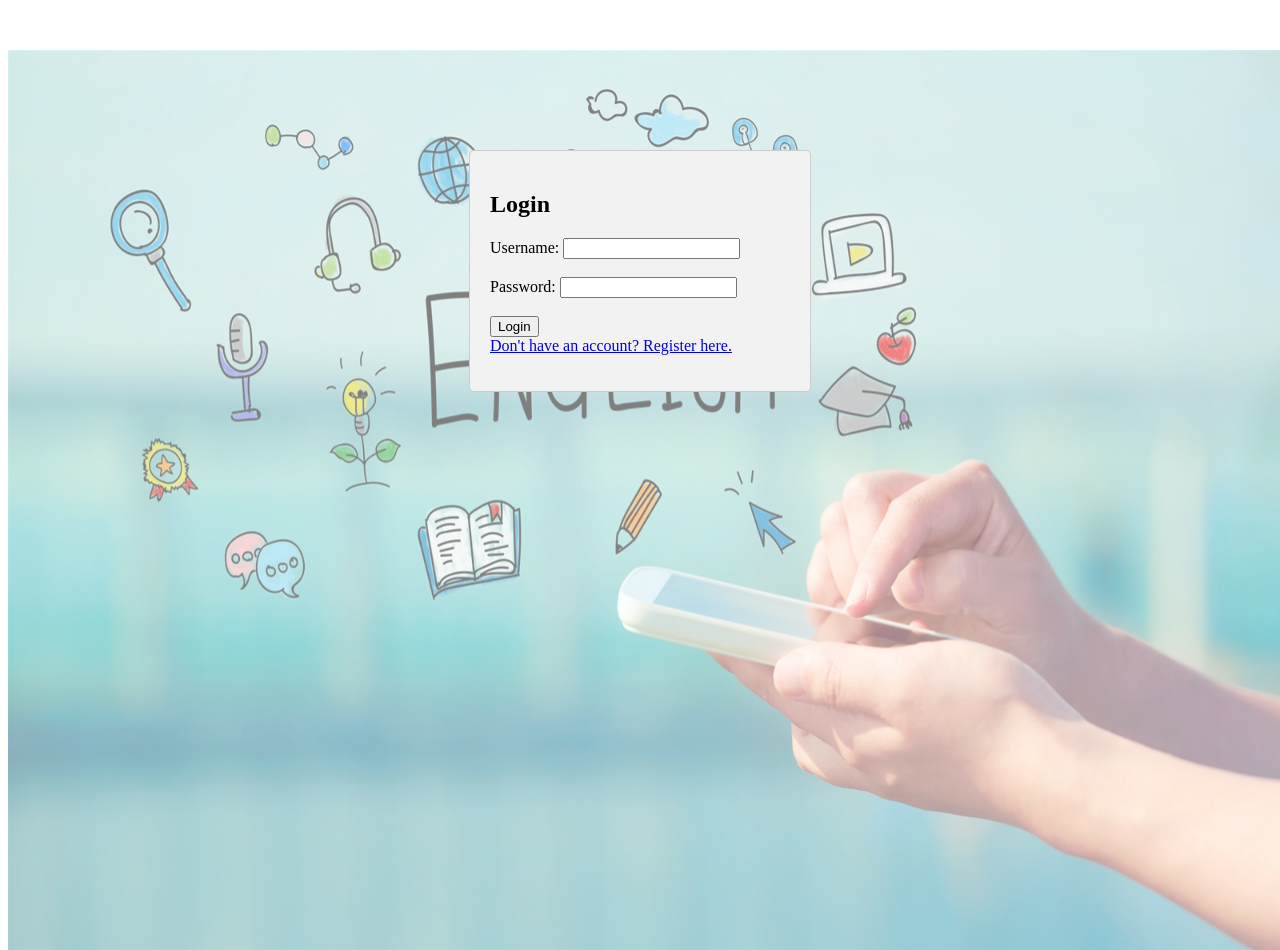
<file: SPCK/login.html>
<!DOCTYPE html>
<html lang="en">
<head>
    <meta charset="UTF-8">
    <meta name="viewport" content="width=device-width, initial-scale=1.0">
    <title>Document</title>
    <link rel="stylesheet" href="./css/login.css">
</head>
<body>
    <img src="img/3-cach-hoc-tieng-anh-nhanh-va-hieu-qua.jpg" alt="english" width="100%">
    <div>
        <h2>Login</h2>
        <form>
            <label for="username">Username:</label>
            <input type="text" id="username" name="username" required>
            <br><br>
            <label for="password">Password:</label>
            <input type="password" id="password" name="password" required>
            <br><br>
            <button type="button" id="loginButton">Login</button>
        </form>
        <a href="register.html">Don't have an account? Register here.</a>
    </div>
    <script src="./js/login.js"></script>
</body>
</html>
</file>
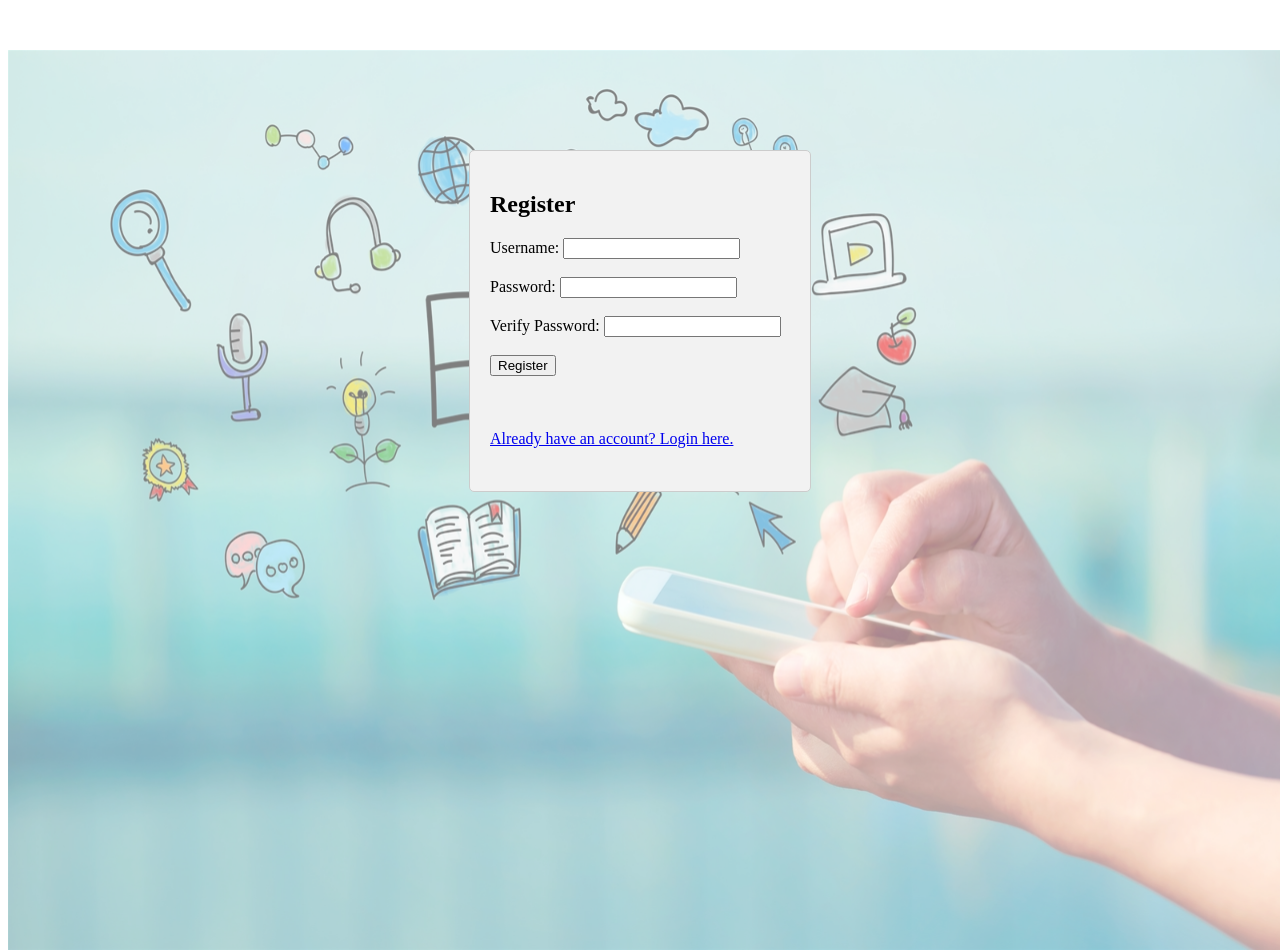
<file: SPCK/register.html>
<!DOCTYPE html>
<html lang="en">
<head>
    <meta charset="UTF-8">
    <meta name="viewport" content="width=device-width, initial-scale=1.0">
    <title>Document</title>
    <link rel="stylesheet" href="./css/register.css">
</head>
<body>
    <img src="img/3-cach-hoc-tieng-anh-nhanh-va-hieu-qua.jpg" alt="english" width="100%">
    <div>
        <h2>Register</h2>
        <form>
            <label for="username">Username:</label>
            <input type="text" id="username" name="username">
            <br><br>
            <label for="password">Password:</label>
            <input type="password" id="password" name="password">
            <br><br>
            <label for="verifyPassword">Verify Password:</label>
            <input type="password" id="verifyPassword" name="verifyPassword">
            <br><br>
            <button type="button" id="registerButton">Register</button>
        </form> <br> <br> <br>
        <a href="login.html">Already have an account? Login here.</a>
    </div>
    <script src="./js/register.js"></script>
</body>
</html>
</file>
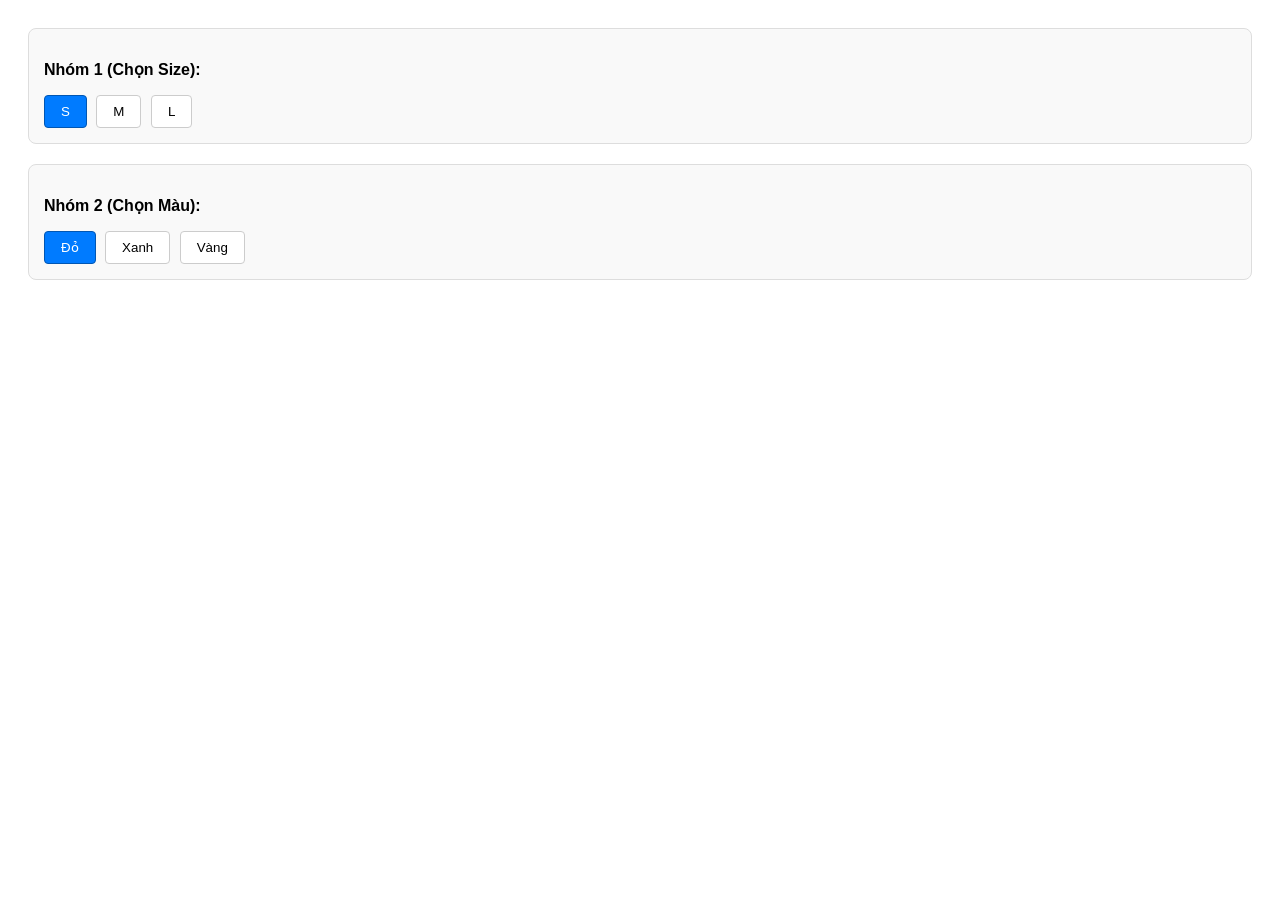
<file: SPCK/test.html>
<!DOCTYPE html>
<html lang="vi">
<head>
  <meta charset="UTF-8">
  <title>Nhiều nhóm Button độc lập</title>
  <style>
    body {
      font-family: Arial, sans-serif;
      padding: 20px;
    }
    .button-group {
      margin-bottom: 20px;
      padding: 15px;
      border: 1px solid #ddd;
      border-radius: 8px;
      background: #f9f9f9;
    }
    .btn {
      padding: 8px 16px;
      margin-right: 5px;
      border: 1px solid #ccc;
      background-color: #fff;
      cursor: pointer;
      border-radius: 4px;
      transition: all 0.2s;
    }
    /* Trạng thái khi nút được chọn */
    .btn.active {
      background-color: #007bff;
      color: white;
      border-color: #0056b3;
    }
  </style>
</head>
<body>

  <!-- Nhóm 1 -->
  <div class="button-group">
    <p><strong>Nhóm 1 (Chọn Size):</strong></p>
    <button class="btn active">S</button>
    <button class="btn">M</button>
    <button class="btn">L</button>
  </div>

  <!-- Nhóm 2 -->
  <div class="button-group">
    <p><strong>Nhóm 2 (Chọn Màu):</strong></p>
    <button class="btn active">Đỏ</button>
    <button class="btn">Xanh</button>
    <button class="btn">Vàng</button>
  </div>

  <script>
    // Lấy tất cả các nhóm nút
    const groups = document.querySelectorAll('.button-group');

    // Duyệt qua từng nhóm
    groups.forEach(group => {
      // Lấy các nút bên trong nhóm hiện tại
      const buttons = group.querySelectorAll('.btn');

      buttons.forEach(button => {
        button.addEventListener('click', function() {
          // Xóa 'active' của các nút trong chính nhóm này
          buttons.forEach(btn => btn.classList.remove('active'));
          
          // Thêm 'active' cho nút vừa click
          this.classList.add('active');
        });
      });
    });
  </script>

</body>
</html>
</file>
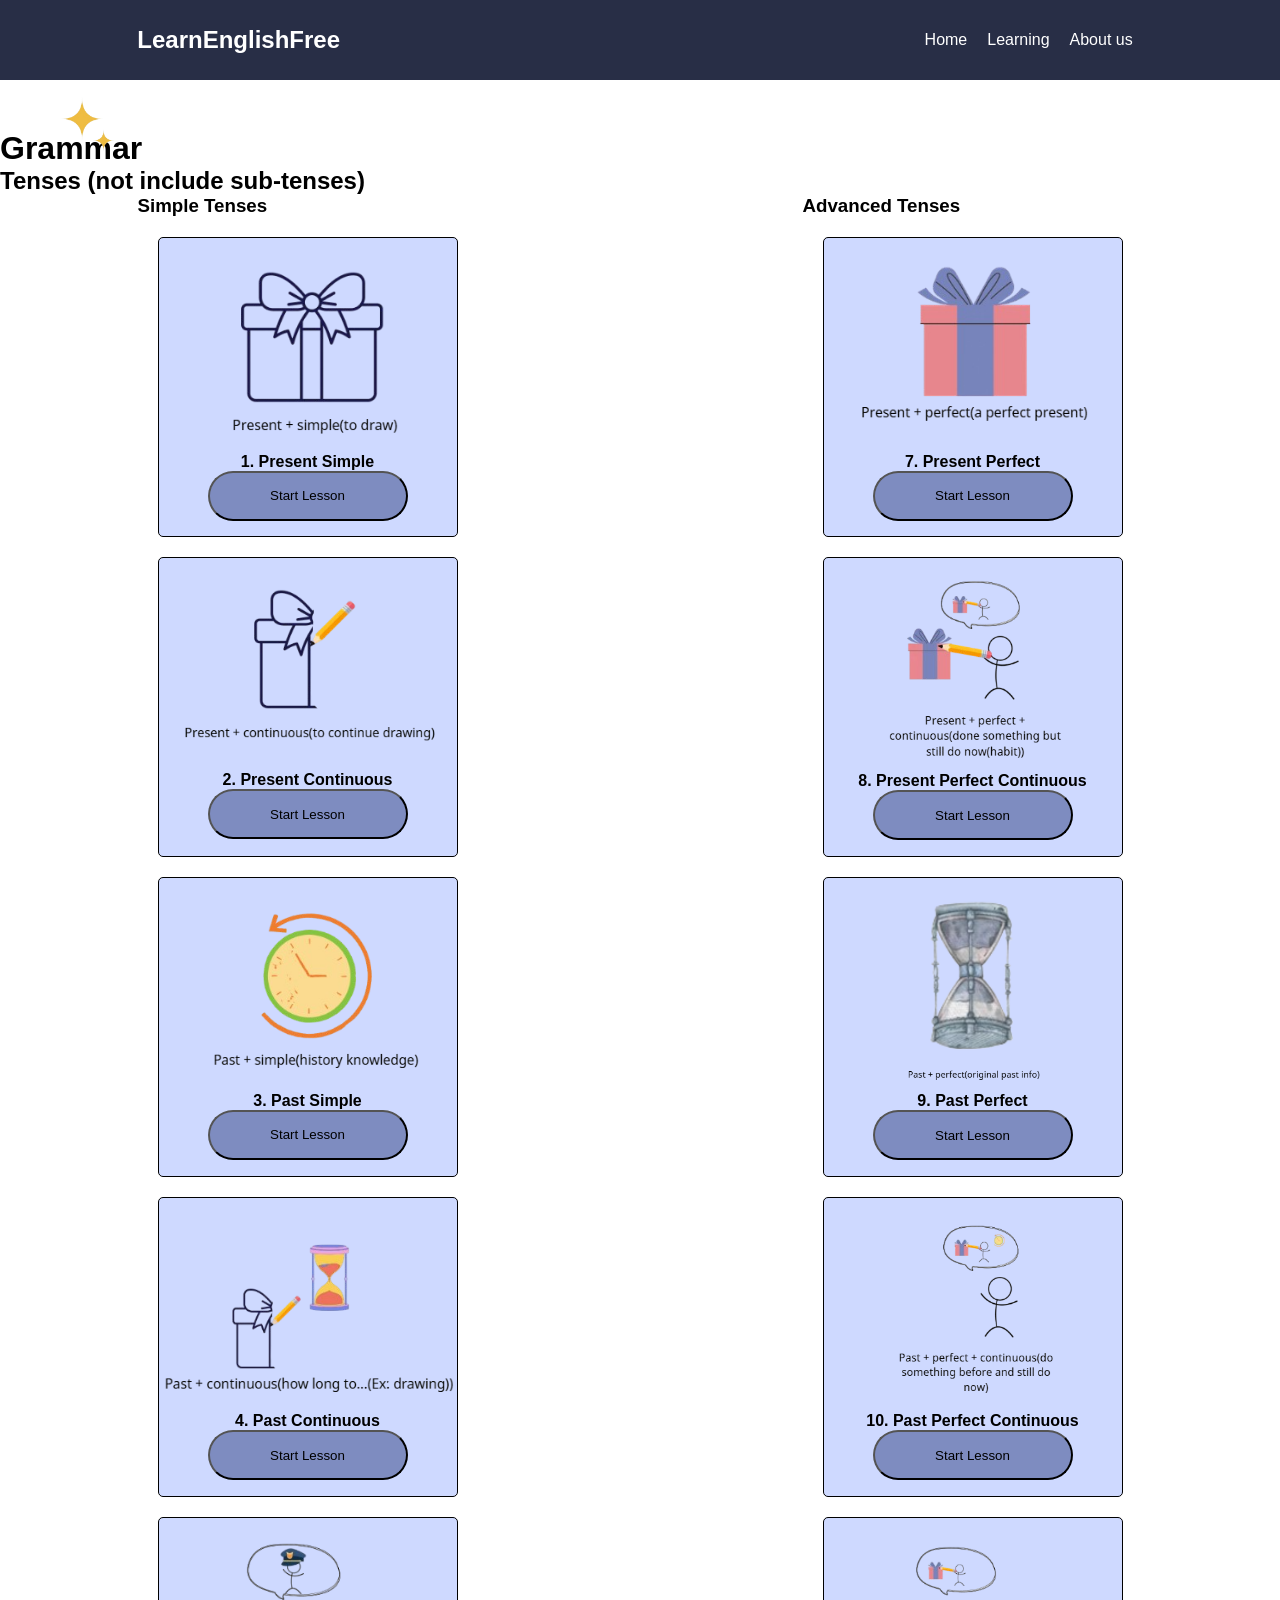
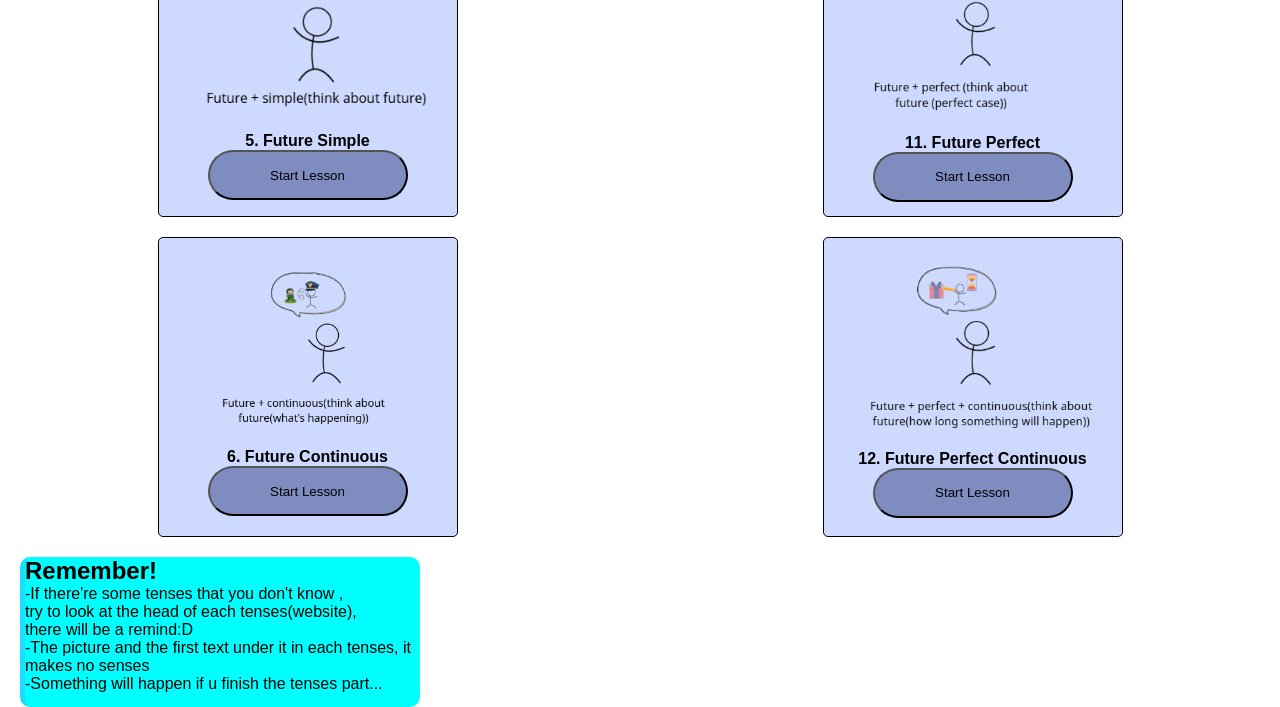
<file: SPCK/LearningPart/Grammar.html>
<!DOCTYPE html>
<html lang="en">
<head>
    <meta charset="UTF-8">
    <meta name="viewport" content="width=device-width, initial-scale=1.0">
    <title>Document</title>
    <link rel="stylesheet" href="Grammer.css">
</head>
<body>
    <nav>
        <div>
            <h2>LearnEnglishFree</h2>
        </div>
        <div class="nav-links">
            <div><a href="/kholuutru1/SPCK/index.html">Home</a></div>
            <div><a href="">Learning</a></div>
            <div><a href="">About us</a></div>
        </div>
    </nav>
    
    <img src="../img/Screenshot_2026-10-10_214422-removebg-preview.png" alt="" id="star">
    <h1 id="grammar">Grammar</h1>
    <h2>Tenses (not include sub-tenses)</h2>

    <div class="container" id="cards">
        <div>
            <h3>Simple Tenses</h3>
            <div id="simple-tenses-list"></div>
        </div>
        <div style="margin-left: 50px;">
            <h3>Advanced Tenses</h3>
            <div id="advanced-tenses-list"></div>
        </div>
    </div>

    <div class="protips">
        <h2>Remember!</h2>
        <p>-If there're some tenses that you don't know ,<br> try to look at the head of each tenses(website),<br> there will be a remind:D</p>
        <p>-The picture and the first text under it in each tenses, it makes no senses</p>
        <p>-Something will happen if u finish the tenses part...</p>
    </div>

    <!-- Các phần khác giữ nguyên hoặc tiếp tục áp dụng mock data nếu muốn -->

    <!-- Nhúng file mock data và file xử lý logic -->
    <script src="grammar-data.js"></script>
    <script src="Grammar.js"></script>
</body>
</html>
</file>
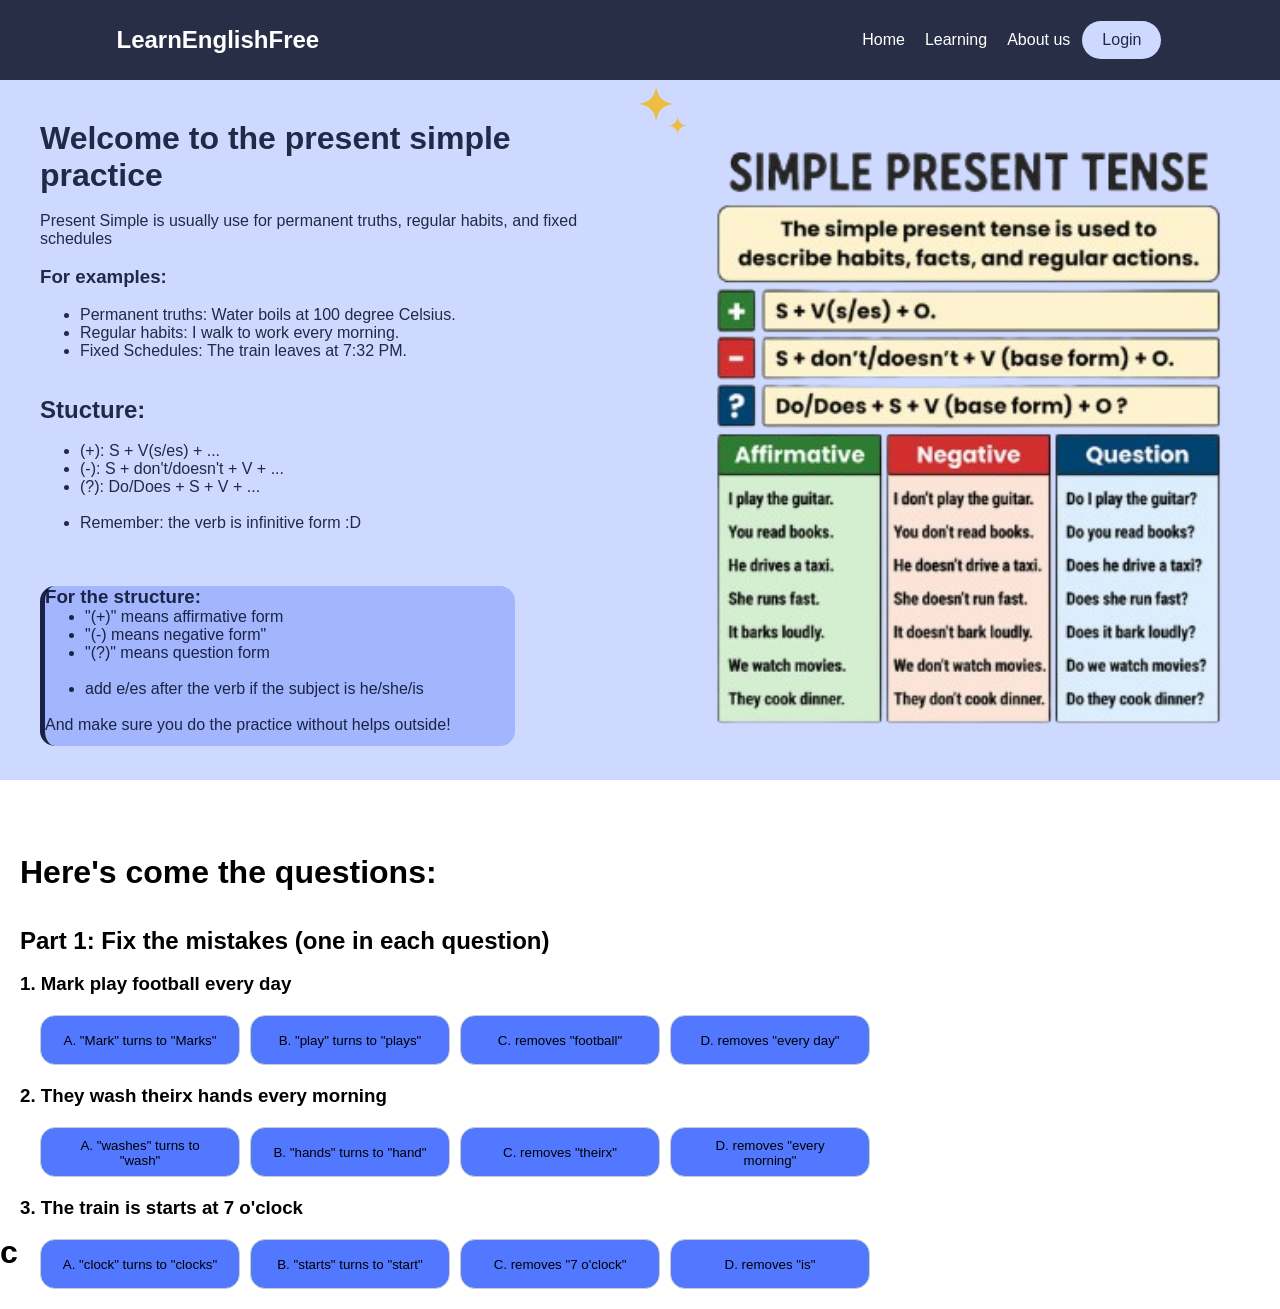
<file: SPCK/LearningPart/grammar/tenses/tenses-structure.html>
<!DOCTYPE html>
<html lang="en">
<head>
    <meta charset="UTF-8">
    <meta name="viewport" content="width=device-width, initial-scale=1.0">
    <title>Document</title>
    <link rel="stylesheet" href="./tenses css/tenses.css">
</head>
<body>
    <nav>
        <div>
            <h2>LearnEnglishFree</h2>
        </div>
        <div class="nav-links">
            <div>
                <a href="/kholuutru1/SPCK/index.html">Home</a>
            </div>
            <div>
                <a href="/kholuutru1/SPCK/index.html">Learning</a>
            </div>
            <div>
                <a href="/kholuutru1/SPCK/index.html">About us</a>
            </div>
            <div>
                <button id="login-button" onclick="window.location.href='/kholuutru1/SPCK/login.html'">Login</button>
            </div>
        </div>
    </nav>
    <div class="welcome-section">
        <div>
            <img src="./img/Screenshot_2026-10-10_214422-removebg-preview.png" alt="" id="star">
            <h1>Welcome to the present simple practice</h1> <br>
            <p>Present Simple is usually use for permanent truths, regular habits, and fixed schedules</p> <br>
            <h3>For examples:</h3> <br>
            <ul>
                <li>Permanent truths: Water boils at 100 degree Celsius.</li>
                <li>Regular habits: I walk to work every morning.</li>
                <li>Fixed Schedules: The train leaves at 7:32 PM.</li>
            </ul> <br> <br>
            <h2>Stucture: </h2> <br>
            <ul>
                <li>(+): S + V(s/es) + ...</li>
                <li>(-): S + don't/doesn't + V + ...</li>
                <li>(?): Do/Does + S + V + ...</li> <br>
                <li>Remember: the verb is infinitive form :D</li>
            </ul> <br> <br> <br>
            <div class="tips">
                <h3>For the structure:</h3>
                <ul>
                    <li>"(+)" means affirmative form</li>
                    <li>"(-) means negative form"</li>
                    <li>"(?)" means question form</li> <br>
                    <li>add e/es after the verb if the subject is he/she/is</li>
                </ul> <br>
                <p>And make sure you do the practice without helps outside!</p>
            </div>
        </div>
        <img src="./img/image-removebg-preview (10).png" alt="">
    </div> <br> <br> <br>
    <div class="practice-section" id="learn">
        <h1>Here's come the questions:</h1>  <br> <br>
        <h2>Part 1: Fix the mistakes (one in each question)</h2> <br>
        <div>
            <h3>1. Mark play football every day</h3>
            <div class="button-group">
                <button class="btn" id="button1-1">A. "Mark" turns to "Marks"</button>
                <button class="btn" id="button2-1">B. "play" turns to "plays"</button>
                <button class="btn" id="button3-1">C. removes "football"</button>
                <button class="btn" id="button4-1">D. removes "every day"</button>
            </div>
        </div>
        <div>
            <h3>2. They wash theirx hands every morning</h3>
            <div class="button-group">
                <button class="btn" id="button1-2">A. "washes" turns to "wash"</button>
                <button class="btn" id="button2-2">B. "hands" turns to "hand"</button>
                <button class="btn" id="button3-2">C. removes "theirx"</button>
                <button class="btn" id="button4-2">D. removes "every morning"</button>
            </div>
        </div>
        <div>
            <h3>3. The train is starts at 7 o'clock</h3>
            <div class="button-group">
                <button class="btn" id="button1-3">A. "clock" turns to "clocks"</button>
                <button class="btn" id="button2-3">B. "starts" turns to "start"</button>
                <button class="btn" id="button3-3">C. removes "7 o'clock"</button>
                <button class="btn" id="button4-3">D. removes "is"</button>
            </div>
        </div>
    </div>
    <h1 id="result">c</h1>
    <script src="tenses js/tenses.js"></script>
</body>
</html>
</file>
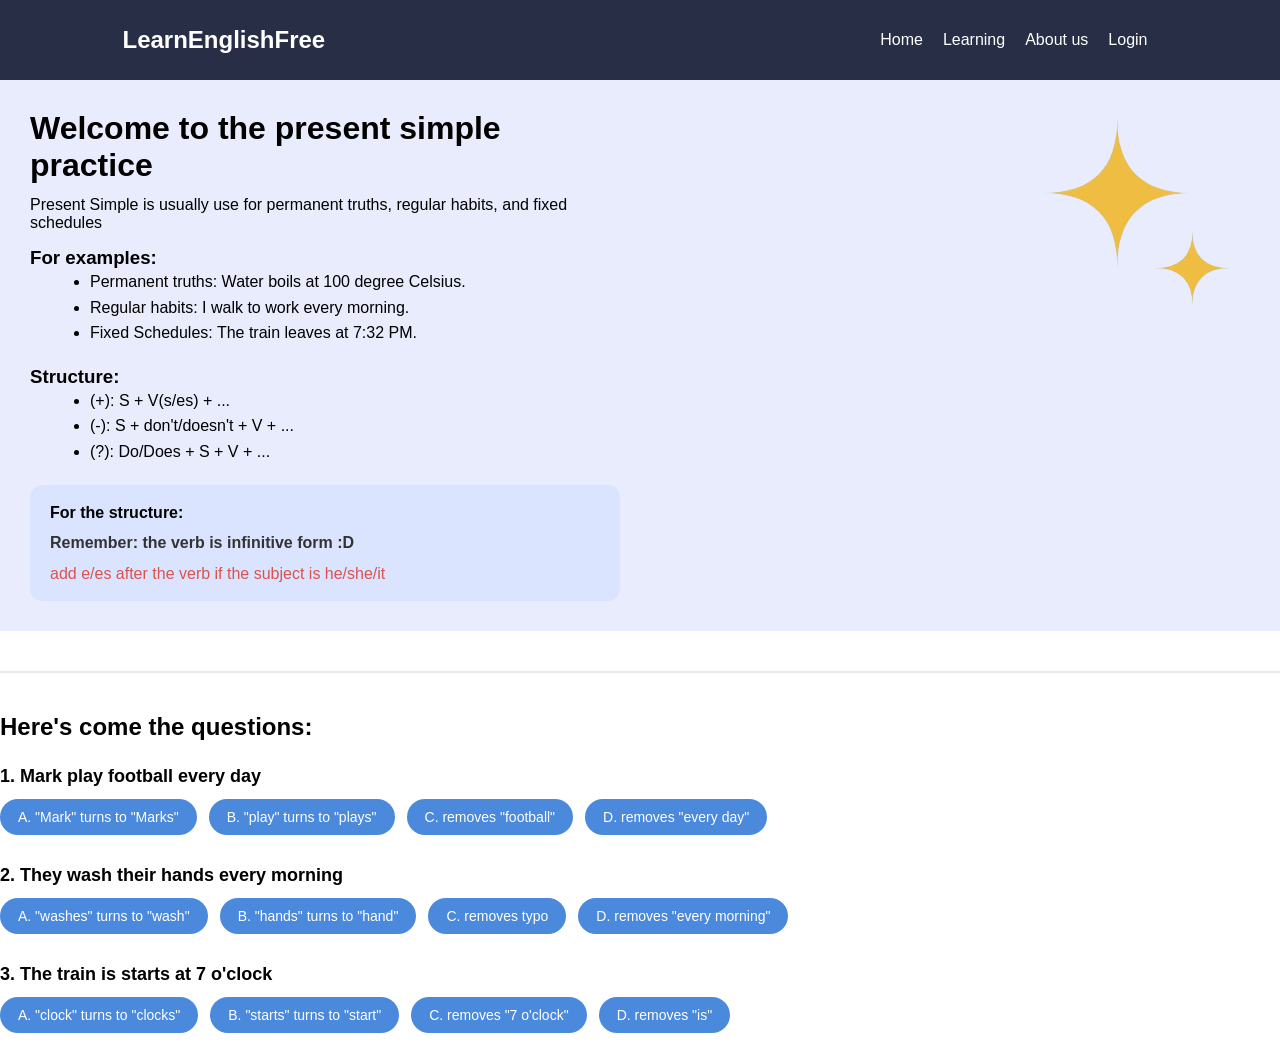
<file: SPCK/LearningPart/grammar/tenses/tenses.html>
<!DOCTYPE html>
<html lang="en">
<head>
    <meta charset="UTF-8">
    <meta name="viewport" content="width=device-width, initial-scale=1.0">
    <title>Tense Lesson Detail</title>
    <link rel="stylesheet" href="../../grammar/tenses/tenses css/tenses.css">
</head>
<body>
    <nav>
        <div>
            <h2>LearnEnglishFree</h2>
        </div>
        <div class="nav-links">
            <div><a href="../../../index.html">Home</a></div>
            <div><a href="#">Learning</a></div>
            <div><a href="#">About us</a></div>
            <div><a href="#" class="login-btn">Login</a></div>
        </div>
    </nav>

    <div class="container">
        
        <!-- PHẦN 1: LÝ THUYẾT VÀ ẢNH -->
        <div class="theory-section">
            <div class="theory-left">
                <h1 class="lesson-greetings"></h1>
                <p class="lesson-usage"></p>
                
                <h3>For examples:</h3>
                <ul>
                    <li class="usage-1"></li>
                    <li class="usage-2"></li>
                    <li class="usage-3"></li>
                </ul>

                <h3>Structure:</h3>
                <ul>
                    <li class="form-affirmative"></li>
                    <li class="form-negative"></li>
                    <li class="form-question"></li>
                </ul>

                <!-- Khung chú thích có màu nền bo góc giống mẫu -->
                <div class="tips-box">
                    <p style="font-weight: bold; margin-bottom: 5px;">For the structure:</p>
                    <p class="note-remember"></p>
                    <p class="note-important"></p>
                </div>
            </div>

            <div class="theory-right">
                <img class="tense-img" src="" alt="Tense Structure Image">
            </div>
        </div>

        <hr class="section-divider">

        <!-- PHẦN 2: BÀI TẬP TRẮC NGHIỆM -->
        <div class="quiz-section">
            <h2>Here's come the questions:</h2>
            
            <div class="quiz-card">
                <h3 class="q1-title"></h3>
                <div class="quiz-options">
                    <button class="q1-opt-a"></button>
                    <button class="q1-opt-b"></button>
                    <button class="q1-opt-c"></button>
                    <button class="q1-opt-d"></button>
                </div>
            </div>

            <div class="quiz-card">
                <h3 class="q2-title"></h3>
                <div class="quiz-options">
                    <button class="q2-opt-a"></button>
                    <button class="q2-opt-b"></button>
                    <button class="q2-opt-c"></button>
                    <button class="q2-opt-d"></button>
                </div>
            </div>

            <div class="quiz-card">
                <h3 class="q3-title"></h3>
                <div class="quiz-options">
                    <button class="q3-opt-a"></button>
                    <button class="q3-opt-b"></button>
                    <button class="q3-opt-c"></button>
                    <button class="q3-opt-d"></button>
                </div>
            </div>
        </div>

    </div>

    <script src="./tenses js/tenses.js"></script>
</body>
</html>
</file>
<file: SPCK/css/login.css>
div {
    background-color: #f2f2f2;
    width: 300px;
    margin: 50px auto;
    padding: 20px;
    border: 1px solid #ccc;
    border-radius: 5px;
    height: 200px;
    position: relative;
    top: 100px;
    z-index: 2;
}
img {
    width: 100%;
    height: 100%;
    opacity: 0.5;
    position: absolute;
    z-index: 1;
}
</file>
<file: SPCK/css/register.css>
div {
    background-color: #f2f2f2;
    width: 300px;
    margin: 50px auto;
    padding: 20px;
    border: 1px solid #ccc;
    border-radius: 5px;
    height: 300px;
    position: relative;
    top: 100px;
    z-index: 2;
}
img {
    width: 100%;
    height: 100%;
    opacity: 0.5;
    position: absolute;
    z-index: 1;
}
</file>
<file: SPCK/LearningPart/Grammer.css>
* {
    box-sizing: border-box;
    margin: 0;
    padding: 0;
}
body {
    background-color: #ffffff;
    font-family: Arial, sans-serif;
}
.container {
    display: flex;
    justify-content: space-around;
}
.LearningCard {
    border: 1px solid black;
    background-color: rgb(206, 217, 255);
    border-radius: 5px;
    padding: 20px;
    margin: 20px;
    width: 300px;
    height: 300px;
    text-align: center;
}
.LearningCard button {
    width: 200px;
    height: 50px;
    border-radius: 35px;
    background-color: rgb(126, 140, 192);
}
.LearningCard button:hover {
    box-shadow: 0 0 10px rgba(0, 0, 0, 0.2);
    transform: scale(1.05);
}
nav {
    background-color: rgba(0, 8, 36, 0.842);
    width: 100%;
    height: 80px;
    display: flex;
    justify-content: space-around;
    align-items: center;
}
nav a {
    color: white;
    text-decoration: none;
    margin: 0 10px;
}
.nav-links {
    display: flex;
    align-items: center;
}
nav h2 {
    color: white;
    margin-right: 300px;
}
a {
    color: #ccc;
    text-decoration: none;
}
a:hover {
    color: blue;
    text-decoration: underline;
}
#grammar {
    margin-top: 50px;
}
#star {
    position: absolute;
    width: 5%;
    top: 95px;
    right: 1160px;
}
.protips{
    margin-left: 20px;
    border-radius: 10px;
    border-left: 5px solid rgb(29, 221, 255);
    width: 400px;
    height: 150px;
    background-color: aqua;
}
#card1 img {
    width: 80%;
}
#card2 img {
    width: 127%;
    margin-left: -40px;
}
#card3 img {
    width: 107%;
}
#card4 img {
    width: 140%;
    margin-left: -59px;
}
#card5 img {
    width: 106%;
}
#card6 img {
    width: 87%;
}
#card7 img {
    width: 112%;
    margin-left: -15px;
}
#card8 img {
    width: 82%;
}
#card9 img {
    width: 86%;
}
#card10 img {
    width: 77%;
}
#card11 img {
    width: 77%;
    margin-left: -50px;
}
#card12 img {
    width: 100%;
}
</file>
<file: SPCK/LearningPart/grammar/tenses/tenses css/tenses.css>
* {
    box-sizing: border-box;
    margin: 0;
    padding: 0;
}
nav {
    background-color: rgba(0, 8, 36, 0.842);
    width: 100%;
    height: 80px;
    display: flex;
    justify-content: space-around;
    align-items: center;
    }
nav a {
    color: white;
    text-decoration: none;
    margin: 0 10px;
}
.nav-links {
    display: flex;
    align-items: center;
}
nav h2 {
    color: white;
    margin-right: 300px;
}
#login-button {
    background-color: rgb(206, 217, 255);
    color: rgba(0, 8, 36, 0.842);
    border: none;
    padding: 10px 20px;
    text-align: center;
    display: inline-block;
    font-size: 16px;
    margin: 10px 2px;
    border-radius: 25px;
    cursor: pointer;
}
body {
    background-color: #ffffff;
    font-family: Arial, sans-serif;
}
.welcome-section {
    background-color: rgb(206, 217, 255);
    height: 700px;
    padding: 40px;
    color: rgba(0, 8, 36, 0.842);
    display: flex;
}
.welcome-section img {
    margin-left: 100px;
}
ul {
    margin-left: 40px;
}
.tips {
    background-color: rgb(163, 182, 253);
    height: 160px;
    width: 475px;
    border-radius: 15px;
    border-left: 5px solid rgba(0, 8, 36, 0.842);
}
#star {
    position: absolute;
    width: 5%;
    left: 530px;
    top: 80px;
}
.practice-section {
    padding: 20px;
    height: 400px;
}
.practice-section button {
    border-radius: 15px;
    background-color: rgb(82, 120, 255);
    width: 200px;
    height: 50px;
}
.btn {
  padding: 10px 20px;
  margin: 5px;
  border: 1px solid #ccc;
  background-color: #f0f0f0;
  cursor: pointer;
  transition: all 0.2s ease;
}

.btn.active {
  background-color: #007bff;
  color: white;
  border-color: #0056b3;
}
.button-group {
  display: flex;  
  padding: 15px;
  background: #fff;
  border-radius: 8px;
}

.theory-section {
    display: flex;
    justify-content: space-between;
    gap: 40px;
    align-items: flex-start;
    width: 100%;
    background-color: #e8ecfc;
    padding: 30px;
    box-sizing: border-box;
}

.container {
    margin: 0 auto;
}

.theory-left {
    flex: 1;
}

.theory-right {
    flex: 1;
    text-align: right;
}

.theory-right img.tense-img {
    max-width: 100%;
    height: auto;
    border-radius: 8px;
}

.theory-left h1.lesson-greetings {
    font-size: 32px;
    margin-bottom: 12px;
    font-weight: bold;
}

.theory-left p.lesson-usage {
    margin-bottom: 15px;
    font-size: 16px;
}

.theory-left ul {
    margin-bottom: 20px;
    line-height: 1.6;
    padding-left: 20px;
}

.tips-box {
    margin-top: 15px;
    line-height: 1.6;
}

.note-remember {
    font-weight: bold;
}

.note-important {
    color: #d9534f;
}

.section-divider {
    margin: 40px 0;
    border: none;
    border-top: 2px solid #eaeaea;
    width: 100%;
    clear: both;
    display: block;
}

.quiz-section {
    width: 100%;
    clear: both;
    display: block;
}

.quiz-section h2 {
    margin-bottom: 25px;
    font-size: 24px;
}

.quiz-card {
    margin-bottom: 30px;
    display: block;
}

.quiz-card h3 {
    margin-bottom: 12px;
    font-size: 18px;
}

.quiz-options {
    display: flex;
    gap: 12px;
    flex-wrap: wrap;
}

.quiz-options button {
    background: #4a89dc;
    color: white;
    border: none;
    padding: 10px 18px;
    border-radius: 20px;
    cursor: pointer;
    font-size: 14px;
}
/* Khung nền màu xanh nhạt bo góc cho phần chú thích/tips */
.tips-box {
    background-color: #dbe4ff; /* Màu nền xanh nhạt giống mẫu */
    padding: 15px 20px;
    border-radius: 12px;
    margin-top: 20px;
    line-height: 1.6;
}

.note-remember {
    font-weight: bold;
    color: #333;
}

.note-important {
    color: #d9534f;
    margin-top: 5px;
}
/* Màu mặc định của nút */
.quiz-options button {
    background: #4a89dc;
    color: white;
    border: none;
    padding: 10px 18px;
    border-radius: 20px;
    cursor: pointer;
    font-size: 14px;
    transition: background 0.2s ease;
}

.quiz-options button:hover {
    background: #6ba2ef;
}

.quiz-options button.selected {
    background: #28a745 !important;
    box-shadow: 0 0 8px rgba(40, 167, 69, 0.6);
}
</file>
